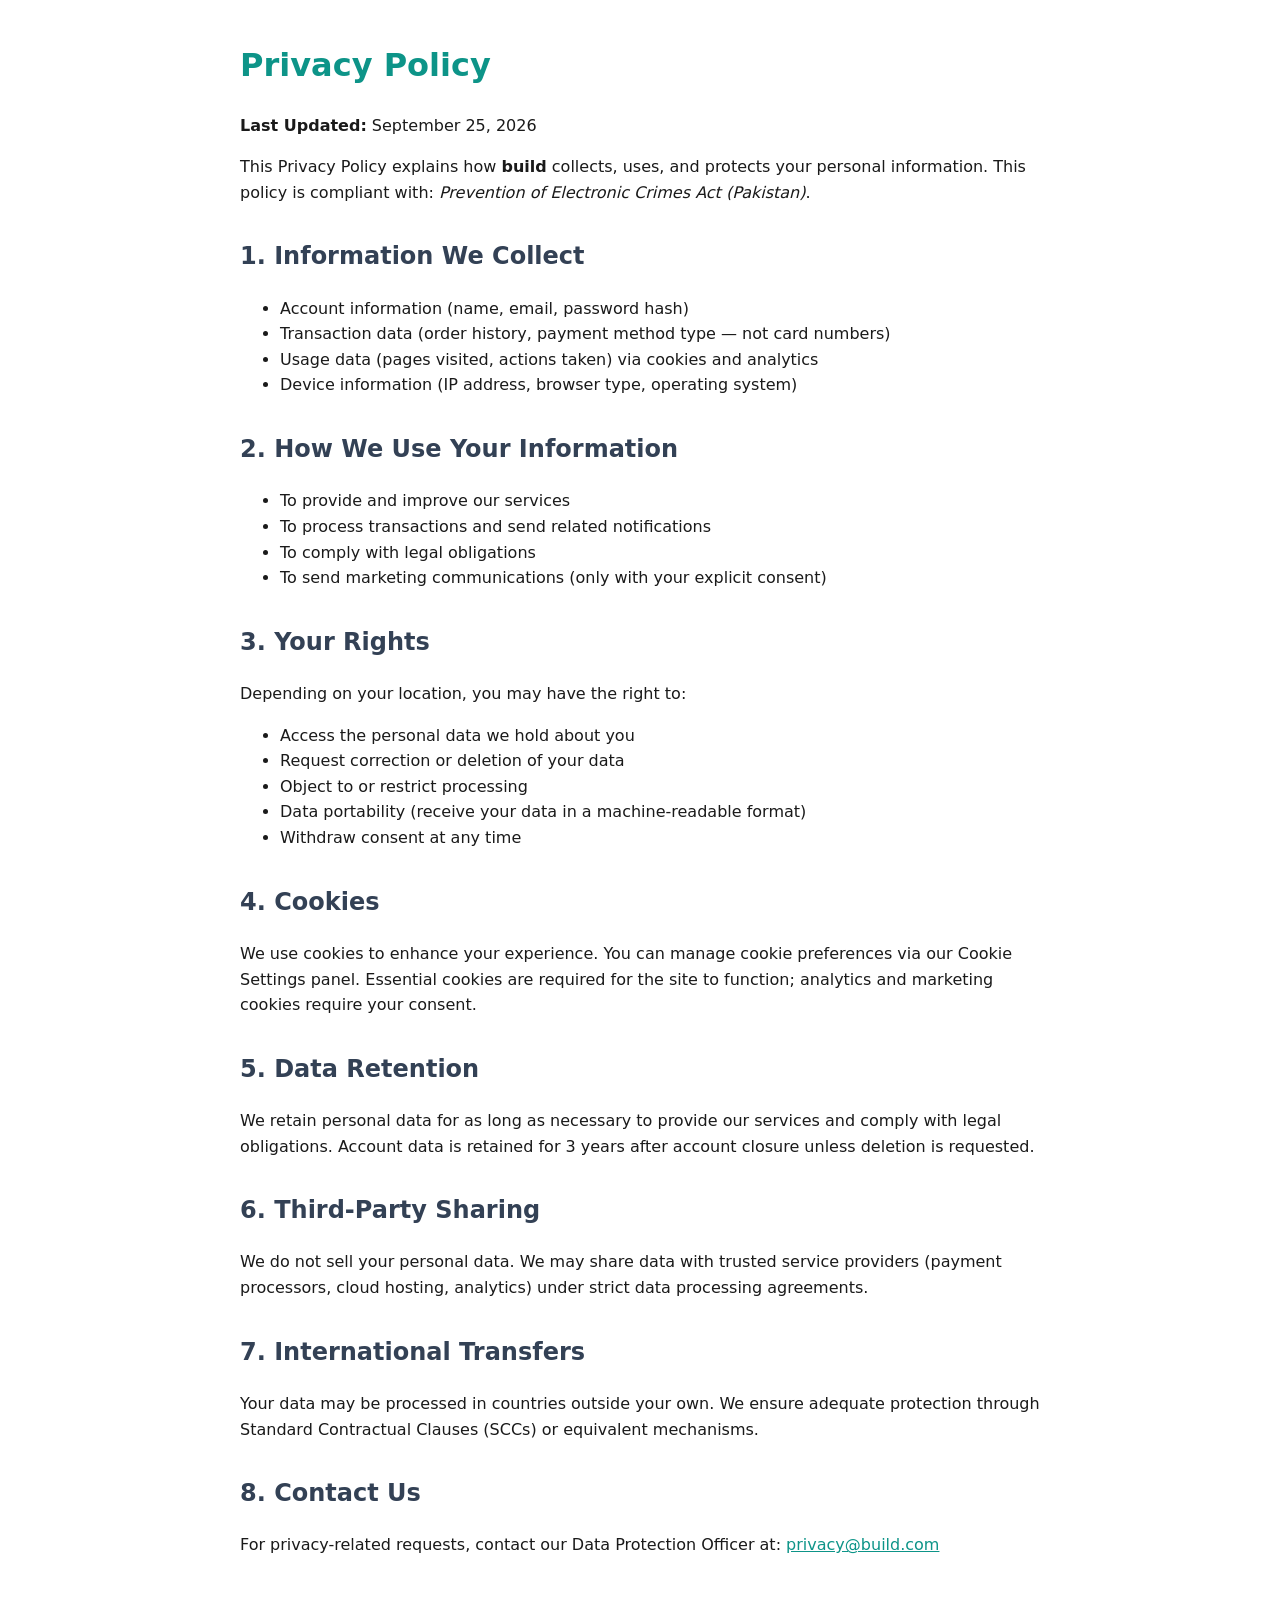
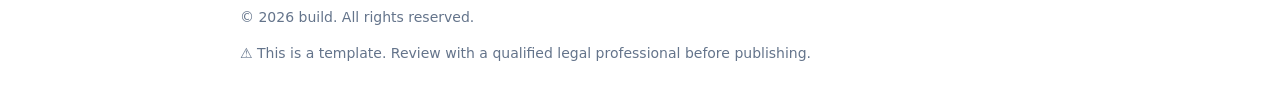
<file: privacy-policy.html>
<!DOCTYPE html>
<html lang="en">
<head>
  <meta charset="UTF-8" />
  <meta name="viewport" content="width=device-width, initial-scale=1.0" />
  <title>Privacy Policy — build</title>
  <style>
    body { font-family: system-ui, sans-serif; max-width: 800px; margin: 40px auto; padding: 0 20px; line-height: 1.6; color: #1a1a1a; }
    h1 { color: #0d9488; } h2 { color: #334155; margin-top: 2rem; }
    a { color: #0d9488; } footer { margin-top: 3rem; color: #64748b; font-size: 0.875rem; }
  </style>
</head>
<body>
  <h1>Privacy Policy</h1>
  <p><strong>Last Updated:</strong> September 25, 2026</p>
  <p>This Privacy Policy explains how <strong>build</strong> collects, uses, and protects your personal information.
     This policy is compliant with: <em>Prevention of Electronic Crimes Act (Pakistan)</em>.</p>

  <h2>1. Information We Collect</h2>
  <ul>
    <li>Account information (name, email, password hash)</li>
    <li>Transaction data (order history, payment method type — not card numbers)</li>
    <li>Usage data (pages visited, actions taken) via cookies and analytics</li>
    <li>Device information (IP address, browser type, operating system)</li>
  </ul>

  <h2>2. How We Use Your Information</h2>
  <ul>
    <li>To provide and improve our services</li>
    <li>To process transactions and send related notifications</li>
    <li>To comply with legal obligations</li>
    <li>To send marketing communications (only with your explicit consent)</li>
  </ul>

  <h2>3. Your Rights</h2>
  <p>Depending on your location, you may have the right to:</p>
  <ul>
    <li>Access the personal data we hold about you</li>
    <li>Request correction or deletion of your data</li>
    <li>Object to or restrict processing</li>
    <li>Data portability (receive your data in a machine-readable format)</li>
    <li>Withdraw consent at any time</li>
  </ul>

  <h2>4. Cookies</h2>
  <p>We use cookies to enhance your experience. You can manage cookie preferences via our Cookie Settings panel.
     Essential cookies are required for the site to function; analytics and marketing cookies require your consent.</p>

  <h2>5. Data Retention</h2>
  <p>We retain personal data for as long as necessary to provide our services and comply with legal obligations.
     Account data is retained for 3 years after account closure unless deletion is requested.</p>

  <h2>6. Third-Party Sharing</h2>
  <p>We do not sell your personal data. We may share data with trusted service providers
     (payment processors, cloud hosting, analytics) under strict data processing agreements.</p>

  <h2>7. International Transfers</h2>
  <p>Your data may be processed in countries outside your own. We ensure adequate protection
     through Standard Contractual Clauses (SCCs) or equivalent mechanisms.</p>

  <h2>8. Contact Us</h2>
  <p>For privacy-related requests, contact our Data Protection Officer at:
     <a href="mailto:privacy@build.com">
       privacy@build.com
     </a>
  </p>

  <footer>
    <p>© 2026 build. All rights reserved.</p>
    <p>⚠️ This is a template. Review with a qualified legal professional before publishing.</p>
  </footer>
</body>
</html>
</file>
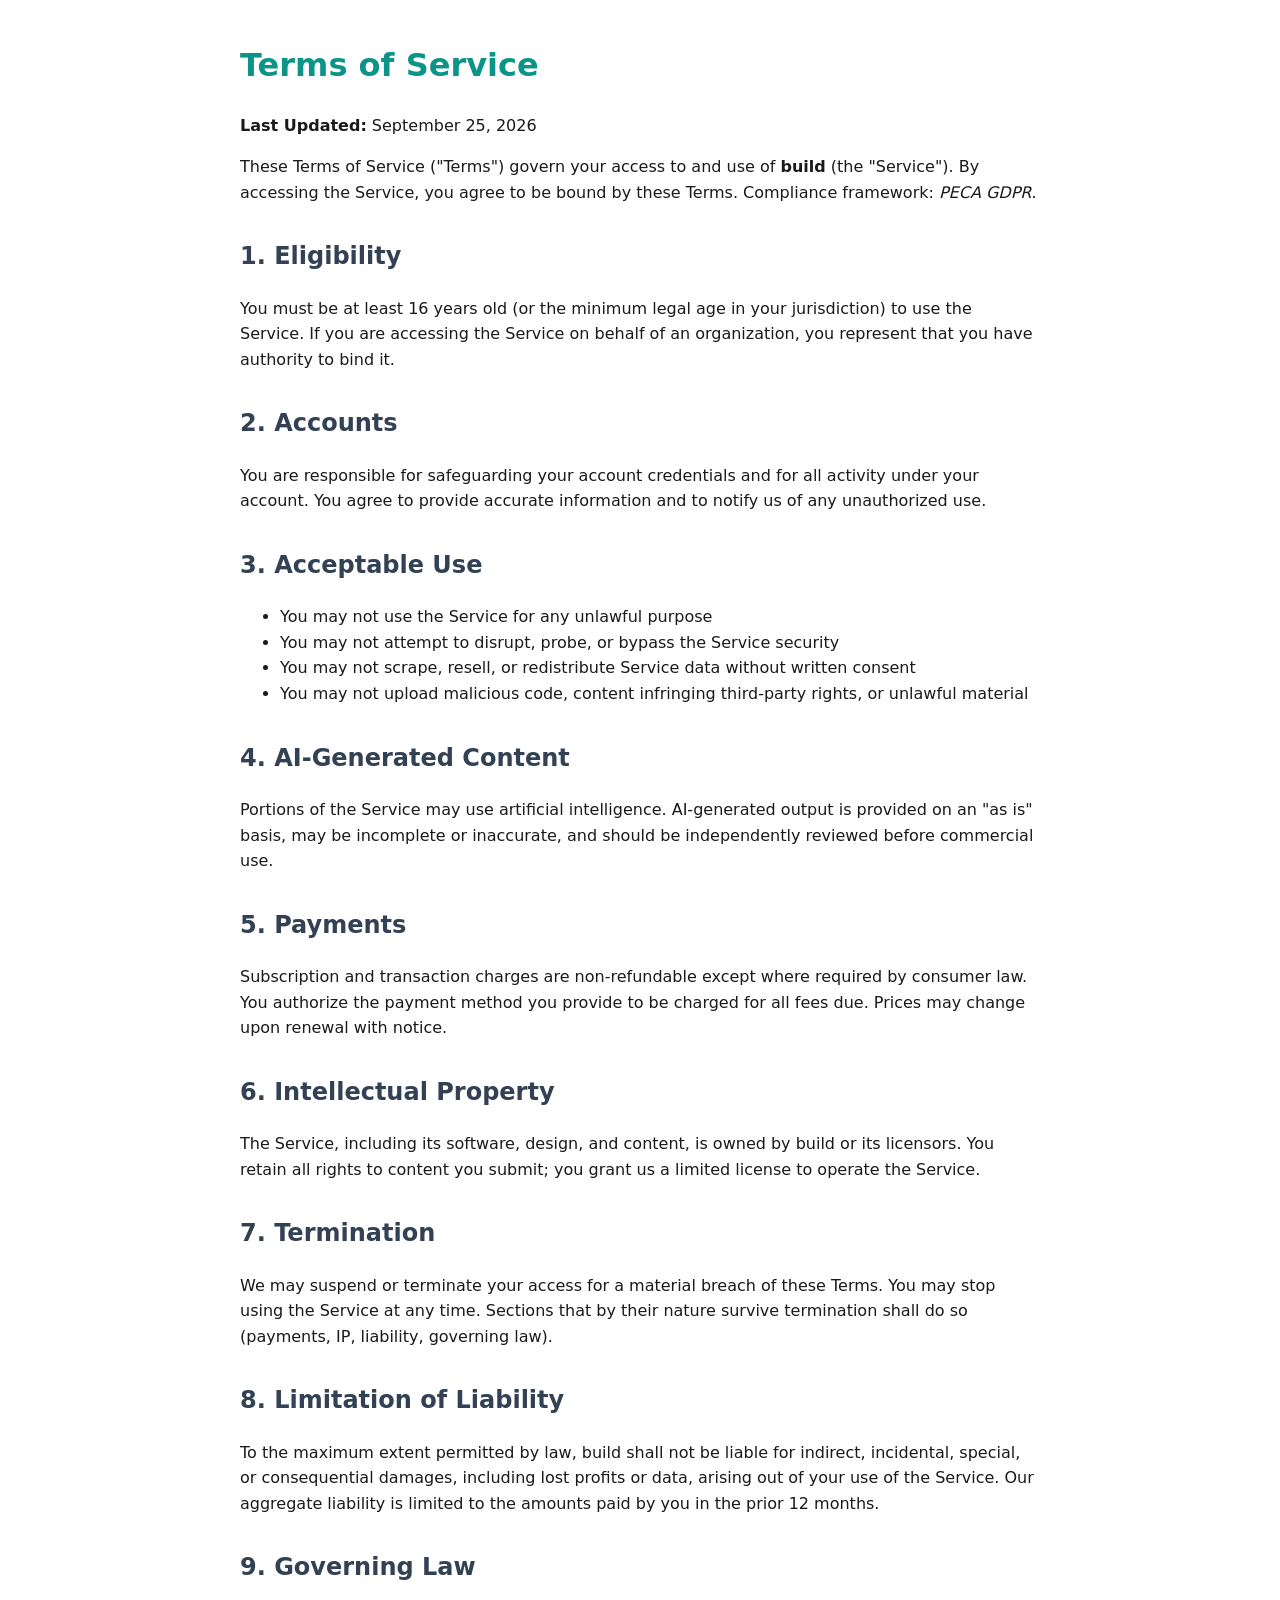
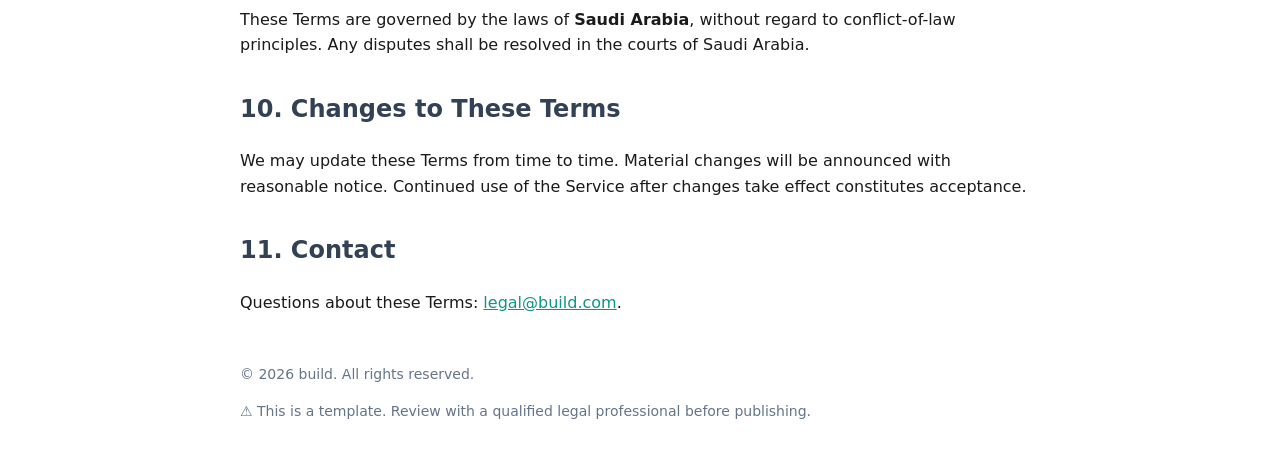
<file: terms-of-service.html>
<!DOCTYPE html>
<html lang="en">
<head>
  <meta charset="UTF-8" />
  <meta name="viewport" content="width=device-width, initial-scale=1.0" />
  <title>Terms of Service — build</title>
  <style>
    body { font-family: system-ui, sans-serif; max-width: 800px; margin: 40px auto; padding: 0 20px; line-height: 1.6; color: #1a1a1a; }
    h1 { color: #0d9488; } h2 { color: #334155; margin-top: 2rem; }
    a { color: #0d9488; } footer { margin-top: 3rem; color: #64748b; font-size: 0.875rem; }
  </style>
</head>
<body>
  <h1>Terms of Service</h1>
  <p><strong>Last Updated:</strong> September 25, 2026</p>
  <p>These Terms of Service ("Terms") govern your access to and use of <strong>build</strong> (the "Service").
     By accessing the Service, you agree to be bound by these Terms. Compliance framework: <em>PECA GDPR</em>.</p>

  <h2>1. Eligibility</h2>
  <p>You must be at least 16 years old (or the minimum legal age in your jurisdiction) to use the Service.
     If you are accessing the Service on behalf of an organization, you represent that you have authority to bind it.</p>

  <h2>2. Accounts</h2>
  <p>You are responsible for safeguarding your account credentials and for all activity under your account.
     You agree to provide accurate information and to notify us of any unauthorized use.</p>

  <h2>3. Acceptable Use</h2>
  <ul>
    <li>You may not use the Service for any unlawful purpose</li>
    <li>You may not attempt to disrupt, probe, or bypass the Service security</li>
    <li>You may not scrape, resell, or redistribute Service data without written consent</li>
    <li>You may not upload malicious code, content infringing third-party rights, or unlawful material</li>
  </ul>

  <h2>4. AI-Generated Content</h2>
  <p>Portions of the Service may use artificial intelligence. AI-generated output is provided on an "as is" basis,
     may be incomplete or inaccurate, and should be independently reviewed before commercial use.</p>

  <h2>5. Payments</h2>
  <p>Subscription and transaction charges are non-refundable except where required by consumer law.
     You authorize the payment method you provide to be charged for all fees due. Prices may change upon renewal with notice.</p>

  <h2>6. Intellectual Property</h2>
  <p>The Service, including its software, design, and content, is owned by build or its licensors.
     You retain all rights to content you submit; you grant us a limited license to operate the Service.</p>

  <h2>7. Termination</h2>
  <p>We may suspend or terminate your access for a material breach of these Terms. You may stop using the Service at any time.
     Sections that by their nature survive termination shall do so (payments, IP, liability, governing law).</p>

  <h2>8. Limitation of Liability</h2>
  <p>To the maximum extent permitted by law, build shall not be liable for indirect, incidental, special, or consequential damages,
     including lost profits or data, arising out of your use of the Service. Our aggregate liability is limited to the amounts paid by you in the prior 12 months.</p>

  <h2>9. Governing Law</h2>
  <p>These Terms are governed by the laws of <strong>Saudi Arabia</strong>, without regard to conflict-of-law principles.
     Any disputes shall be resolved in the courts of Saudi Arabia.</p>

  <h2>10. Changes to These Terms</h2>
  <p>We may update these Terms from time to time. Material changes will be announced with reasonable notice.
     Continued use of the Service after changes take effect constitutes acceptance.</p>

  <h2>11. Contact</h2>
  <p>Questions about these Terms: <a href="mailto:legal@build.com">legal@build.com</a>.</p>

  <footer>
    <p>© 2026 build. All rights reserved.</p>
    <p>⚠️ This is a template. Review with a qualified legal professional before publishing.</p>
  </footer>
</body>
</html>
</file>
